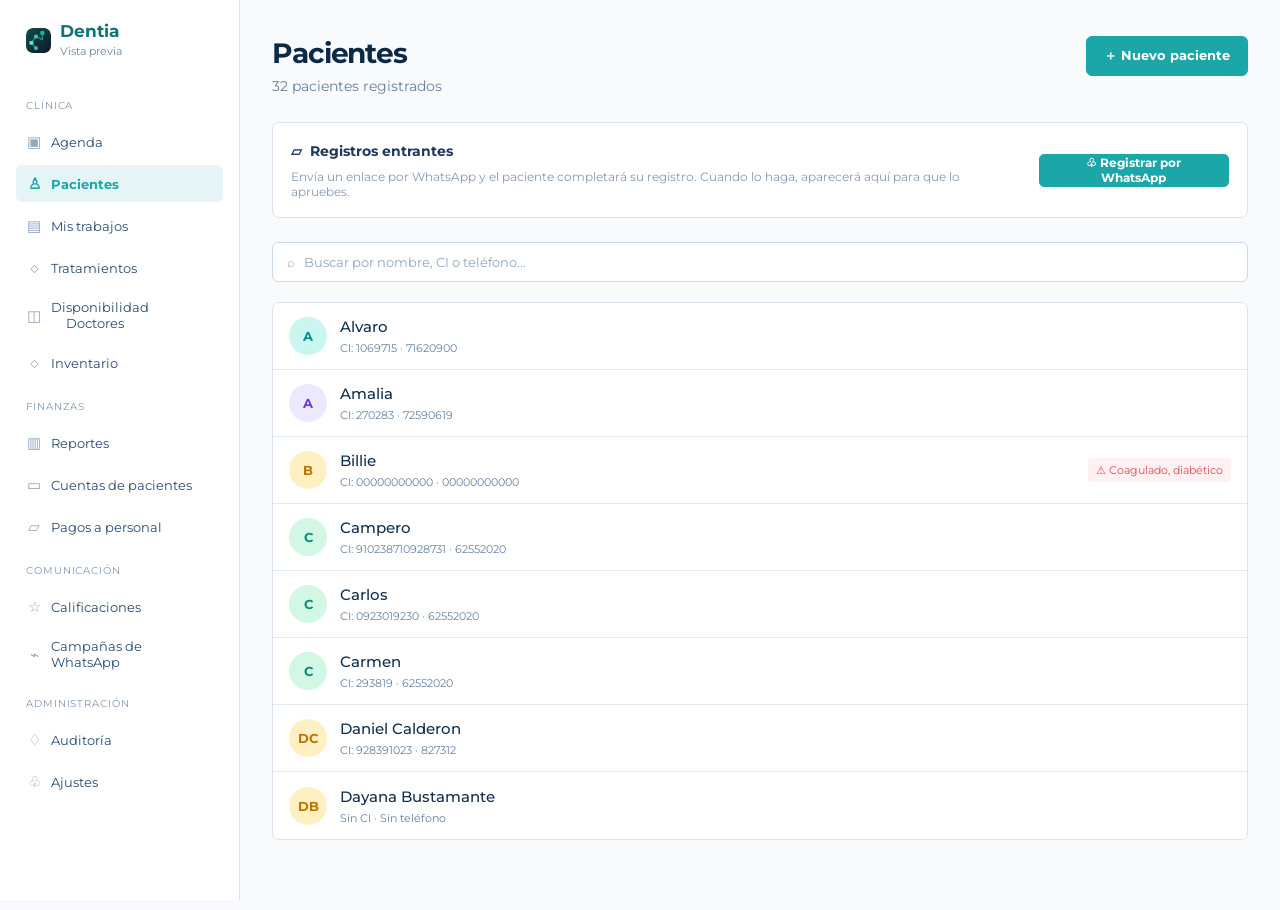
<file: dentia.html>
<!doctype html>
<html lang="es">
  <head>
    <meta charset="UTF-8" />
    <meta name="viewport" content="width=device-width, initial-scale=1" />
    <meta name="theme-color" content="#f7f9fc" />
    <meta name="description" content="Dentia — pacientes, historia clínica y tratamientos para clínicas dentales." />
    <title>Dentia · Pacientes</title>
    <link rel="preconnect" href="https://fonts.googleapis.com" />
    <link rel="preconnect" href="https://fonts.gstatic.com" crossorigin />
    <link href="https://fonts.googleapis.com/css2?family=Montserrat:wght@400;500;600;700;800&display=swap" rel="stylesheet" />
    <link rel="stylesheet" href="dentia.css" />
    <script src="script.js" defer></script>
  </head>
  <body class="dentia-page">
    <a class="dentia-skip-link" href="#dentia-content">Saltar al contenido</a>
    <div class="dentia-app-preview dentia-product-shell">
      <aside class="dentia-sidebar" aria-label="Navegación de Dentia">
        <a class="dentia-sidebar-brand" href="index.html#productos" aria-label="Volver a Leonova">
          <img src="assets/dentia-pwa-icon.svg" alt="" />
          <span><strong>Dentia</strong><small>Vista previa</small></span>
        </a>
        <span class="dentia-sidebar-label">CL&Iacute;NICA</span>
        <button class="dentia-nav-item" type="button" data-dentia-screen="agenda"><i>▣</i> Agenda</button>
        <button class="dentia-nav-item is-current" type="button" data-dentia-screen="patients"><i>♙</i> Pacientes</button>
        <button class="dentia-nav-item" type="button"><i>▤</i> Mis trabajos</button>
        <button class="dentia-nav-item" type="button"><i>◇</i> Tratamientos</button>
        <button class="dentia-nav-item" type="button"><i>◫</i> Disponibilidad<br />&nbsp;&nbsp;&nbsp;&nbsp;&nbsp;Doctores</button>
        <button class="dentia-nav-item" type="button"><i>◇</i> Inventario</button>
        <span class="dentia-sidebar-label">FINANZAS</span>
        <button class="dentia-nav-item" type="button"><i>▥</i> Reportes</button>
        <button class="dentia-nav-item" type="button"><i>▭</i> Cuentas de pacientes</button>
        <button class="dentia-nav-item" type="button"><i>▱</i> Pagos a personal</button>
        <span class="dentia-sidebar-label">COMUNICACI&Oacute;N</span>
        <button class="dentia-nav-item" type="button"><i>☆</i> Calificaciones</button>
        <button class="dentia-nav-item" type="button"><i>⌁</i> Campa&ntilde;as de WhatsApp</button>
        <span class="dentia-sidebar-label">ADMINISTRACI&Oacute;N</span>
        <button class="dentia-nav-item" type="button"><i>♢</i> Auditor&iacute;a</button>
        <button class="dentia-nav-item" type="button"><i>♧</i> Ajustes</button>
      </aside>

      <main class="dentia-main" id="dentia-content">
        <section class="dentia-screen dentia-agenda-screen" data-dentia-screen-panel="agenda" hidden>
          <div class="dentia-heading"><strong>Agenda</strong></div>
          <div class="dentia-search"><span>⌕</span><em>Buscar cita por nombre o CI del paciente...</em><b>Buscar</b></div>
          <div class="dentia-toolbar"><div class="dentia-segmented"><span>D&iacute;a</span><span>Semana</span><strong>Mes</strong></div><i class="dentia-status-dot"></i><span class="dentia-select">Mi Agenda <b>⌄</b></span><span class="dentia-nav-button">‹</span><span class="dentia-today">Hoy</span><span class="dentia-nav-button">›</span><strong class="dentia-month">Octubre De 2026</strong><div class="dentia-actions"><b>＋ Nueva cita</b><span>▤ Imprimir d&iacute;a</span><span>◯ Enviar recordatorios</span></div></div>
          <div class="dentia-filters"><strong>Todos</strong><span><i></i> Pendiente&nbsp;0</span><span><i></i> Confirmada&nbsp;0</span><span><i></i> En sala&nbsp;0</span><span><i></i> En sill&oacute;n&nbsp;0</span><span><i></i> Atendido&nbsp;0</span><span><i></i> No vino&nbsp;0</span></div>
          <div class="dentia-calendar"><div class="dentia-weekdays"><span>LUN</span><span>MAR</span><span>MI&Eacute;</span><span>JUE</span><span>VIE</span><span>S&Aacute;B</span><span>DOM</span></div><div class="dentia-dates"><span class="is-muted">28</span><span class="is-muted">29</span><span class="is-muted">30</span><span>1</span><span>2</span><span>3</span><span>4</span><span>5</span><span>6</span><span>7</span><span>8</span><span>9</span><span>10</span><span>11</span><span>12</span><span>13</span><span>14</span><span>15</span><span>16</span><span>17</span><span>18</span><span>19</span><span class="is-today">20</span><span>21</span><span>22</span><span>23</span><span>24</span><span>25</span><span>26</span><span>27</span><span>28</span><span>29</span><span>30</span><span>31</span><span class="is-muted">1</span><span class="is-muted">2</span><span class="is-muted">3</span><span class="is-muted">4</span><span class="is-muted">5</span><span class="is-muted">6</span><span class="is-muted">7</span><span class="is-muted">8</span></div></div>
        </section>

        <section class="dentia-screen dentia-patients-screen is-active" data-dentia-screen-panel="patients">
          <div class="dentia-patient-list-view">
            <div class="dentia-page-heading"><div><strong>Pacientes</strong><small>32 pacientes registrados</small></div><button class="dentia-primary" type="button">＋ Nuevo paciente</button></div>
            <div class="dentia-incoming"><div><strong>▱ &nbsp;Registros entrantes</strong><p>Env&iacute;a un enlace por WhatsApp y el paciente completar&aacute; su registro. Cuando lo haga, aparecer&aacute; aqu&iacute; para que lo apruebes.</p></div><button type="button">♧ Registrar por WhatsApp</button></div>
            <div class="dentia-patient-search">⌕ &nbsp; Buscar por nombre, CI o tel&eacute;fono...</div>
            <div class="dentia-patient-list">
              <button class="dentia-patient-row" type="button" data-dentia-patient="Alvaro"><span class="dentia-avatar avatar-mint">A</span><span><strong>Alvaro</strong><small>CI: 1069715 &middot; 71620900</small></span></button>
              <button class="dentia-patient-row" type="button" data-dentia-patient="Amalia"><span class="dentia-avatar avatar-lilac">A</span><span><strong>Amalia</strong><small>CI: 270283 &middot; 72590619</small></span></button>
              <button class="dentia-patient-row" type="button" data-dentia-patient="Billie"><span class="dentia-avatar avatar-yellow">B</span><span><strong>Billie</strong><small>CI: 00000000000 &middot; 00000000000</small></span><em>⚠ Coagulado, diab&eacute;tico</em></button>
              <button class="dentia-patient-row" type="button" data-dentia-patient="Campero"><span class="dentia-avatar avatar-green">C</span><span><strong>Campero</strong><small>CI: 910238710928731 &middot; 62552020</small></span></button>
              <button class="dentia-patient-row" type="button" data-dentia-patient="Carlos"><span class="dentia-avatar avatar-green">C</span><span><strong>Carlos</strong><small>CI: 0923019230 &middot; 62552020</small></span></button>
              <button class="dentia-patient-row" type="button" data-dentia-patient="Carmen"><span class="dentia-avatar avatar-green">C</span><span><strong>Carmen</strong><small>CI: 293819 &middot; 62552020</small></span></button>
              <button class="dentia-patient-row" type="button" data-dentia-patient="Daniel Calderon"><span class="dentia-avatar avatar-yellow">DC</span><span><strong>Daniel Calderon</strong><small>CI: 928391023 &middot; 827312</small></span></button>
              <button class="dentia-patient-row" type="button" data-dentia-patient="Dayana Bustamante"><span class="dentia-avatar avatar-yellow">DB</span><span><strong>Dayana Bustamante</strong><small>Sin CI &middot; Sin tel&eacute;fono</small></span></button>
            </div>
          </div>

          <div class="dentia-patient-detail-view" hidden>
            <button class="dentia-back-button" type="button" data-dentia-back>← Volver a pacientes</button>
            <div class="dentia-patient-detail-heading"><div><strong>Amalia <span>29 a&ntilde;os</span></strong><small>CI: 270283 &nbsp;&nbsp; Nac.: 08/07/1997 &nbsp;&nbsp; Tel.: 72590619 &nbsp;&nbsp; Saldo: Bs 399.00</small></div><div class="dentia-detail-actions"><button class="dentia-primary" type="button">▣ Agendar cita</button><button type="button">Imprimir expediente</button><button type="button">Editar datos</button><button class="is-danger" type="button">Eliminar paciente</button></div></div>
            <div class="dentia-detail-tabs"><button class="is-active" type="button" data-dentia-detail-tab="history">Historia cl&iacute;nica</button><button type="button" data-dentia-detail-tab="treatment">Tratamiento</button><button type="button" data-dentia-detail-tab="account">Cuenta</button><button type="button" data-dentia-detail-tab="documents">Documentos</button></div>
            <div class="dentia-detail-panel is-active" data-dentia-detail-panel="history">
              <h5>Antecedentes m&eacute;dicos</h5>
              <div class="dentia-history-card"><div class="dentia-card-toolbar"><strong>Antecedentes m&eacute;dicos</strong><div><button type="button">✈ Solicitar historial</button><button type="button">▤ Imprimir</button><button type="button">✎ Editar</button></div></div><div class="dentia-success-strip">✓ Historial enviado por el paciente y aplicado &middot; 20/07/2026, 01:15 p. m.</div><div class="dentia-history-grid"><div><label>Condiciones</label><b>—</b><label>Medicaci&oacute;n habitual</label><b>—</b><label>Antecedentes familiares</label><b>—</b><label>&Uacute;ltima visita odontol&oacute;gica</label><strong>07/09/23</strong></div><div><label>H&aacute;bitos</label><b>—</b><label>Embarazo / lactancia</label><strong>No aplica</strong><label>Motivo de consulta</label><strong>Extracci&oacute;n</strong></div></div><div class="dentia-signature"><span>Firma del paciente</span><b>Amalia</b></div><small class="dentia-updated">Actualizado por Superadmin &middot; 20/07/2026, 01:15 p. m.</small><div class="dentia-accordion">▱ &nbsp; Anamnesis hist&oacute;rica (sin estructurar) <span>⌄</span></div></div>
              <h5>Odontograma</h5><div class="dentia-toggle"><button class="is-active" type="button" data-dentia-odontogram="adult">Adulto</button><button type="button" data-dentia-odontogram="child">Pedi&aacute;trico</button></div><p class="dentia-instruction">Elige una condici&oacute;n y haz clic en la cara del diente. Para condiciones de diente completo y marcas X, haz clic en el n&uacute;mero o sobre el diente.</p><div class="dentia-condition-tools"><div><label>CARAS</label><span class="is-selected"><i class="red"></i>Caries</span><span><i class="brown"></i>Caries recidivante</span><span><i class="blue"></i>Resina</span><span><i class="slate"></i>Amalgama</span><span><i class="green"></i>Sellante</span><span><i class="orange"></i>Fractura</span><span><i class="ochre"></i>Desgaste / abrasi&oacute;n</span></div><div><label>DIENTE COMPLETO</label><span><i class="gold"></i>Corona</span><span><i class="purple"></i>Endodoncia</span><span><i class="indigo"></i>Perno mu&ntilde;&oacute;n</span><span><i class="cyan"></i>Implante</span><span><i class="magenta"></i>Pr&oacute;tesis</span><span><i class="red"></i>Extracci&oacute;n indicada</span><span><i class="gray"></i>Ausente</span><span><i class="pink"></i>Movilidad</span><span><i class="teal"></i>En erupci&oacute;n / incluido</span></div><div><label>MARCAS X</label><span>✕ Requerido</span><span>✕ Existente</span><span>♧ Nota personalizada</span><span>⌫ Borrar</span></div></div><div class="dentia-odontogram"><div class="dentia-quad-label">Cuadrante 1 <span>Cuadrante 2</span></div><div class="dentia-teeth dentia-teeth-adult"><span>18</span><span>17</span><span>16</span><span class="marked">15</span><span>14</span><span>13</span><span>12</span><span>11</span><span class="highlight">21</span><span>22</span><span>23</span><span>24</span><span>25</span><span>26</span><span>27</span><span>28</span><span>48</span><span>47</span><span>46</span><span>45</span><span>44</span><span>43</span><span>42</span><span>41</span><span>31</span><span>32</span><span>33</span><span>34</span><span>35</span><span>36</span><span>37</span><span>38</span></div><div class="dentia-teeth dentia-teeth-child" hidden><span>55</span><span>54</span><span>53</span><span>52</span><span>51</span><span>61</span><span>62</span><span>63</span><span>64</span><span>65</span><span>85</span><span>84</span><span>83</span><span>82</span><span>81</span><span>71</span><span>72</span><span>73</span><span>74</span><span>75</span></div></div>
              <h5>Evoluci&oacute;n del paciente</h5><div class="dentia-evolution"><article><strong>Dr. G&oacute;mez <small>21/08/2026, 05:11 p. m.</small></strong><p>cambio de piezas</p></article><article><strong>Dr. G&oacute;mez <small>21/08/2026, 05:11 p. m.</small></strong><p>Cambio de resina</p></article><article><strong>Superadmin <small>30/07/2026, 05:39 p. m.</small></strong><p>Se hicieron las carillas dentales</p></article></div>
            </div>
            <div class="dentia-detail-panel" data-dentia-detail-panel="treatment"><h5>Plan de tratamiento</h5><div class="dentia-treatment-form"><label>Trabajo a realizar<input placeholder="Elige del cat&aacute;logo o escribe uno..." /></label><label>Doctor<select><option>— Sin asignar —</option></select></label><label>Precio (Bs)<input value="0.00" /></label><button class="dentia-primary" type="button">Agregar</button></div><div class="dentia-treatment-table"><div class="dentia-table-head"><span>FECHA</span><span>TRABAJO</span><span>DOCTOR</span><span>PRECIO</span></div><div><span>21/07/2026, 17:07</span><strong>Endodoncia unirradicular</strong><span>Paulo Leon</span><b>Bs 2500.00</b></div><div><span>21/07/2026, 17:08</span><strong>Limpieza dental</strong><span>Paulo Leon</span><b>Bs 600.00</b></div><div><span>30/07/2026, 17:38</span><strong>Carillas</strong><span>Paulo Leon</span><b>Bs 3500.00</b></div><div class="dentia-total"><strong>Total</strong><b>Bs 9801.00</b></div></div><h5>Seguimiento del tratamiento</h5><div class="dentia-treatment-followup"><div><strong>Endodoncia unirradicular <small>Bs 2500.00</small></strong><em class="done">Realizado ✓</em></div><div><strong>Limpieza dental <small>Bs 600.00</small></strong><em>Pendiente&nbsp; ✕</em></div><div><strong>Carillas <small>Bs 3500.00</small></strong><em>Pendiente&nbsp; ✕</em></div></div></div>
            <div class="dentia-detail-panel dentia-empty-panel" data-dentia-detail-panel="account"><h5>Cuenta del paciente</h5><div><strong>Saldo actual</strong><b>Bs 399.00</b><p>Los movimientos y pagos del paciente aparecer&aacute;n en este espacio.</p></div></div>
            <div class="dentia-detail-panel dentia-empty-panel" data-dentia-detail-panel="documents"><h5>Documentos</h5><div><strong>Expediente de Amalia</strong><p>Historias, consentimientos y archivos adjuntos organizados en un solo lugar.</p><button type="button">＋ Agregar documento</button></div></div>
          </div>
        </section>
      </main>
    </div>
  </body>
</html>
</file>
<file: dentia.css>
:root {
  --dentia-ink: #0c2948;
  --dentia-text: #294d73;
  --dentia-muted: #7891ae;
  --dentia-teal: #1ba6a8;
  --dentia-line: #d8e3ef;
  --dentia-soft: #f7f9fc;
  --dentia-card: #fff;
  color-scheme: light;
}

* { box-sizing: border-box; }
html { min-width: 320px; background: var(--dentia-soft); }
body { margin: 0; color: var(--dentia-ink); background: var(--dentia-soft); font-family: "Montserrat", "Trebuchet MS", sans-serif; -webkit-font-smoothing: antialiased; }
button, input, select { font: inherit; }
button { cursor: pointer; }
[hidden] { display: none !important; }
.dentia-skip-link { position: fixed; z-index: 20; top: 12px; left: 12px; padding: 10px 14px; color: #fff; background: var(--dentia-ink); transform: translateY(-150%); }.dentia-skip-link:focus { transform: translateY(0); }
.dentia-product-shell { min-height: 100vh; display: grid; grid-template-columns: 240px minmax(0, 1fr); }
.dentia-sidebar { position: sticky; top: 0; height: 100vh; min-width: 0; overflow-y: auto; padding: 23px 16px; display: flex; flex-direction: column; gap: 5px; border-right: 1px solid var(--dentia-line); background: #fff; }
.dentia-sidebar-brand { display: flex; align-items: center; gap: 9px; margin: 0 0 22px; padding: 0 10px; color: #0b7476; text-decoration: none; }.dentia-sidebar-brand img { width: 25px; height: 25px; border-radius: 7px; }.dentia-sidebar-brand span { display: flex; flex-direction: column; gap: 4px; }.dentia-sidebar-brand strong { font-size: 17px; line-height: 1; }.dentia-sidebar-brand small { color: #6d86a2; font-size: 11px; }
.dentia-sidebar-label { margin: 14px 10px 6px; color: #8297b1; font-size: 10px; letter-spacing: .09em; }.dentia-nav-item { width: 100%; min-height: 37px; display: flex; align-items: center; gap: 9px; padding: 8px 10px; border: 0; border-radius: 6px; color: #294c72; background: transparent; font-size: 13px; text-align: left; }.dentia-nav-item i { width: 16px; flex: 0 0 16px; color: #91a7c1; font-size: 15px; font-style: normal; text-align: center; }.dentia-nav-item:hover, .dentia-nav-item:focus-visible { background: #f0f6fa; }.dentia-nav-item.is-current { color: var(--dentia-teal); background: #e5f5f5; font-weight: 700; }.dentia-nav-item.is-current i { color: var(--dentia-teal); }
.dentia-main { min-width: 0; min-height: 100vh; padding: 36px 32px 70px; overflow: auto; background: #f8fafc; }.dentia-screen { min-width: 0; }.dentia-screen[hidden] { display: none; }
.dentia-heading strong { display: block; color: var(--dentia-ink); font-size: 28px; letter-spacing: -.04em; }.dentia-search { height: 40px; margin-top: 28px; display: flex; align-items: center; gap: 10px; overflow: hidden; border: 1px solid #cbd8e8; border-radius: 6px; background: #fff; }.dentia-search > span { padding-left: 13px; color: #8fa5be; font-size: 20px; }.dentia-search em { min-width: 0; flex: 1; overflow: hidden; color: #92a4bd; font-size: 13px; font-style: normal; white-space: nowrap; text-overflow: ellipsis; }.dentia-search b { align-self: stretch; display: grid; place-items: center; padding: 0 17px; color: #fff; background: var(--dentia-teal); font-size: 12px; }
.dentia-toolbar { min-width: 0; margin-top: 16px; display: flex; align-items: center; gap: 8px; white-space: nowrap; }.dentia-segmented { display: flex; overflow: hidden; border-radius: 6px; background: #eaf0f6; }.dentia-segmented > * { padding: 10px 14px; color: #627a96; font-size: 13px; font-weight: 500; }.dentia-segmented strong { color: var(--dentia-teal); background: #fff; }.dentia-status-dot { width: 10px; height: 10px; flex: 0 0 10px; border-radius: 50%; background: #18a9ca; }.dentia-select, .dentia-today, .dentia-nav-button { display: inline-flex; align-items: center; height: 38px; border: 1px solid #cbd8e8; border-radius: 6px; color: #24466c; background: #fff; font-size: 12px; }.dentia-select { min-width: 125px; justify-content: space-between; padding: 0 11px; }.dentia-select b { font-size: 16px; font-weight: 500; }.dentia-nav-button { width: 38px; justify-content: center; font-size: 21px; }.dentia-today { padding: 0 14px; }.dentia-month { margin-left: 7px; color: var(--dentia-ink); font-size: 17px; letter-spacing: -.03em; }.dentia-actions { margin-left: auto; display: flex; align-items: center; gap: 8px; }.dentia-actions > * { display: inline-flex; align-items: center; min-height: 38px; padding: 0 12px; border: 1px solid #cbd8e8; border-radius: 6px; color: #315677; background: #fff; font-size: 11px; font-weight: 500; }.dentia-actions > b { color: #fff; border-color: var(--dentia-teal); background: var(--dentia-teal); }.dentia-actions > span:last-child { color: #159263; border-color: #34ad83; }
.dentia-filters { min-width: 0; margin-top: 14px; display: flex; align-items: center; gap: 6px; overflow: auto; white-space: nowrap; }.dentia-filters > * { display: inline-flex; align-items: center; gap: 5px; min-height: 27px; padding: 0 10px; border: 1px solid #dce5ef; border-radius: 15px; color: #536d8b; background: #fff; font-size: 11px; font-weight: 500; }.dentia-filters > strong { color: #fff; border-color: #17304e; background: #17304e; }.dentia-filters i { width: 7px; height: 7px; border-radius: 50%; background: #9ab0c8; }.dentia-filters > :nth-child(3) i { background: #24a9dc; }.dentia-filters > :nth-child(4) i { background: #f1b734; }.dentia-filters > :nth-child(5) i { background: #855be7; }.dentia-filters > :nth-child(6) i { background: #24b883; }.dentia-filters > :nth-child(7) i { background: #ef697c; }
.dentia-calendar { min-height: 570px; margin-top: 15px; overflow: hidden; border: 1px solid #dbe4ee; border-radius: 8px; background: #fff; }.dentia-weekdays, .dentia-dates { display: grid; grid-template-columns: repeat(7, minmax(0, 1fr)); }.dentia-weekdays { height: 42px; border-bottom: 1px solid #e4ebf2; }.dentia-weekdays span { display: grid; place-items: center; color: #7d96b4; font-size: 11px; font-weight: 600; }.dentia-dates { height: calc(100% - 42px); grid-auto-rows: 1fr; }.dentia-dates > span { padding: 13px 14px; border-right: 1px solid #edf1f5; border-bottom: 1px solid #edf1f5; color: #365676; font-size: 13px; }.dentia-dates > span:nth-child(7n) { border-right: 0; }.dentia-dates > span:nth-last-child(-n + 7) { border-bottom: 0; }.dentia-dates > .is-muted { color: #9aaec5; }.dentia-dates > .is-today { width: 27px; height: 27px; margin: 9px 0 0 8px; display: grid; place-items: center; padding: 0; color: #fff; border: 0; border-radius: 50%; background: var(--dentia-teal); font-weight: 700; }
.dentia-patients-screen { min-height: calc(100vh - 106px); }.dentia-patient-list-view { display: flex; min-height: calc(100vh - 106px); flex-direction: column; }.dentia-page-heading { display: flex; align-items: flex-start; justify-content: space-between; gap: 20px; }.dentia-page-heading strong { display: block; color: var(--dentia-ink); font-size: 28px; letter-spacing: -.04em; }.dentia-page-heading small { display: block; margin-top: 7px; color: #66809e; font-size: 14px; }.dentia-primary { color: #fff !important; border-color: var(--dentia-teal) !important; background: var(--dentia-teal) !important; font-weight: 700 !important; }.dentia-page-heading .dentia-primary { min-height: 40px; padding: 0 17px; border: 1px solid; border-radius: 6px; font-size: 13px; }
.dentia-incoming { min-height: 88px; margin-top: 27px; padding: 18px; display: flex; align-items: center; justify-content: space-between; gap: 20px; border: 1px solid var(--dentia-line); border-radius: 7px; background: #fff; }.dentia-incoming strong { color: #1f3958; font-size: 14px; }.dentia-incoming p { margin: 9px 0 0; color: #849ab5; font-size: 12px; }.dentia-incoming button, .dentia-patient-detail-heading button, .dentia-card-toolbar button, .dentia-empty-panel button { min-height: 33px; padding: 0 13px; border: 1px solid #cbd8e8; border-radius: 5px; color: #284d73; background: #fff; font-size: 12px; }.dentia-incoming button { color: #fff; border-color: var(--dentia-teal); background: var(--dentia-teal); font-weight: 700; }
.dentia-patient-search { height: 40px; margin-top: 24px; display: flex; align-items: center; padding: 0 14px; border: 1px solid #cbd8e8; border-radius: 6px; color: #91a6c0; background: #fff; font-size: 13px; }.dentia-patient-list { min-height: 0; flex: 1; margin-top: 20px; overflow: auto; border: 1px solid var(--dentia-line); border-radius: 7px; background: #fff; }.dentia-patient-row { width: 100%; min-height: 67px; padding: 13px 16px; display: flex; align-items: center; gap: 13px; border: 0; border-bottom: 1px solid #e4ebf3; color: #112f4d; background: #fff; font-family: inherit; text-align: left; }.dentia-patient-row:last-child { border-bottom: 0; }.dentia-patient-row:hover, .dentia-patient-row:focus-visible { background: #f4fbfb; }.dentia-patient-row > span:not(.dentia-avatar) { min-width: 0; display: flex; flex-direction: column; gap: 5px; }.dentia-patient-row strong { font-size: 15px; font-weight: 500; }.dentia-patient-row small { color: #66819f; font-size: 11px; }.dentia-patient-row em { margin-left: auto; padding: 5px 8px; border-radius: 4px; color: #d94e56; background: #fff0f1; font-size: 11px; font-style: normal; white-space: nowrap; }.dentia-avatar { width: 38px; height: 38px; flex: 0 0 38px; display: grid; place-items: center; border-radius: 50%; color: #008e8f; font-size: 13px; font-weight: 700; }.avatar-mint { background: #c9f6ef; }.avatar-lilac { color: #6939d7; background: #eee8ff; }.avatar-yellow { color: #bb7300; background: #fff0c4; }.avatar-green { color: #008e77; background: #d2f7e5; }
.dentia-patient-detail-view { max-width: 1500px; overflow: visible; }.dentia-back-button { margin-bottom: 13px; padding: 0; border: 0; color: #258b99; background: transparent; font-size: 12px; }.dentia-patient-detail-heading { display: flex; align-items: flex-start; justify-content: space-between; gap: 20px; }.dentia-patient-detail-heading > div:first-child strong { display: block; color: var(--dentia-ink); font-size: 28px; letter-spacing: -.04em; }.dentia-patient-detail-heading > div:first-child strong span { color: #8ba0ba; font-size: 20px; }.dentia-patient-detail-heading > div:first-child small { display: block; margin-top: 10px; color: #66809e; font-size: 12px; }.dentia-detail-actions { display: flex; flex-wrap: wrap; justify-content: flex-end; gap: 8px; }.dentia-detail-actions button { min-height: 34px; }.dentia-detail-actions .is-danger { color: #e05259; border-color: #f19aa0; }
.dentia-detail-tabs { margin-top: 25px; display: flex; gap: 32px; border-bottom: 1px solid var(--dentia-line); }.dentia-detail-tabs button { position: relative; min-height: 40px; padding: 0 0 12px; border: 0; color: #476887; background: transparent; font-size: 13px; }.dentia-detail-tabs button.is-active { color: var(--dentia-teal); font-weight: 700; }.dentia-detail-tabs button.is-active::after { position: absolute; right: 0; bottom: -1px; left: 0; height: 2px; content: ""; background: var(--dentia-teal); }.dentia-detail-panel { padding-top: 25px; }.dentia-detail-panel:not(.is-active) { display: none; }.dentia-detail-panel > h5 { margin: 0 0 14px; color: #102d4c; font-size: 19px; letter-spacing: -.03em; }.dentia-detail-panel > h5:not(:first-child) { margin-top: 28px; }
.dentia-history-card, .dentia-empty-panel > div { border: 1px solid var(--dentia-line); border-radius: 7px; background: #fff; }.dentia-card-toolbar { min-height: 54px; padding: 0 16px; display: flex; align-items: center; justify-content: space-between; gap: 10px; }.dentia-card-toolbar > strong { color: #173554; font-size: 15px; }.dentia-card-toolbar > div { display: flex; gap: 7px; }.dentia-card-toolbar button { min-height: 31px; font-size: 11px; }.dentia-success-strip { margin: 0 16px; padding: 10px 12px; color: #16836f; background: #e8fbf5; font-size: 12px; }.dentia-history-grid { padding: 0 16px; display: grid; grid-template-columns: 1fr 1fr; gap: 48px; }.dentia-history-grid > div { display: grid; grid-template-columns: 1fr; }.dentia-history-grid label { margin-top: 14px; color: #7390ad; font-size: 12px; }.dentia-history-grid strong, .dentia-history-grid b { margin-top: 5px; color: #2a4c70; font-size: 13px; font-weight: 500; }.dentia-history-grid b { color: #8ca4bf; }.dentia-signature { margin: 14px 16px 0; display: flex; flex-direction: column; gap: 6px; }.dentia-signature span, .dentia-updated { color: #7390ad; font-size: 12px; }.dentia-signature b { width: 205px; height: 66px; display: grid; place-items: center; border: 1px solid #d4dfeb; border-radius: 6px; color: #18314d; font: italic 34px cursive; }.dentia-updated { display: block; margin: 11px 16px; }.dentia-accordion { margin: 0 16px 14px; padding: 10px 12px; display: flex; justify-content: space-between; border: 1px solid var(--dentia-line); border-radius: 6px; color: #4d6b8e; font-size: 12px; }
.dentia-toggle { display: inline-flex; overflow: hidden; border-radius: 7px; background: #eef3f8; }.dentia-toggle button { min-height: 33px; padding: 0 15px; border: 0; color: #64809e; background: transparent; font-size: 12px; }.dentia-toggle button.is-active { color: #147d88; background: #fff; box-shadow: 0 1px 3px rgba(20,57,90,.12); }.dentia-instruction { margin: 14px 0; color: #64809e; font-size: 12px; line-height: 1.55; }.dentia-condition-tools { padding: 13px 15px; display: grid; gap: 11px; border: 1px solid var(--dentia-line); border-radius: 7px; background: #fbfcfe; }.dentia-condition-tools > div { display: flex; align-items: center; flex-wrap: wrap; gap: 6px; }.dentia-condition-tools label { width: 100%; color: #7891ae; font-size: 10px; letter-spacing: .08em; }.dentia-condition-tools span { display: inline-flex; align-items: center; gap: 6px; min-height: 31px; padding: 0 10px; border: 1px solid var(--dentia-line); border-radius: 6px; color: #2d5074; background: #fff; font-size: 11px; }.dentia-condition-tools span.is-selected { border-color: var(--dentia-teal); background: #eefbfb; }.dentia-condition-tools i { width: 13px; height: 13px; border-radius: 2px; background: #9aaec3; }.dentia-condition-tools i.red { background: #ef3f4e; }.dentia-condition-tools i.brown { background: #773817; }.dentia-condition-tools i.blue { background: #3e82eb; }.dentia-condition-tools i.slate { background: #667a94; }.dentia-condition-tools i.green { background: #35bf72; }.dentia-condition-tools i.orange { background: #fa741f; }.dentia-condition-tools i.ochre { background: #a66e11; }.dentia-condition-tools i.gold { background: #e7b222; }.dentia-condition-tools i.purple { background: #a451ef; }.dentia-condition-tools i.indigo { background: #6264e6; }.dentia-condition-tools i.cyan { background: #20abc0; }.dentia-condition-tools i.magenta { background: #c53be3; }.dentia-condition-tools i.gray { background: #9aaabd; }.dentia-condition-tools i.pink { background: #df4190; }.dentia-condition-tools i.teal { background: #259a96; }
.dentia-odontogram { margin-top: 13px; padding: 25px 20px 18px; border: 1px solid var(--dentia-line); border-radius: 8px; background: #fff; }.dentia-quad-label { margin-bottom: 14px; display: flex; justify-content: space-between; color: #7891ae; font-size: 11px; }.dentia-teeth { display: grid; grid-template-columns: repeat(16, minmax(22px, 1fr)); gap: 8px; }.dentia-teeth span { position: relative; min-height: 48px; display: grid; place-items: end center; color: #416181; font-size: 11px; }.dentia-teeth span::before { position: absolute; top: 0; left: 50%; width: 36px; height: 36px; content: ""; border: 1px solid #7189a5; border-radius: 9px; background: linear-gradient(45deg, transparent 48%, #b2c1d0 49% 51%, transparent 52%), linear-gradient(-45deg, transparent 48%, #b2c1d0 49% 51%, transparent 52%), #fff; transform: translateX(-50%); }.dentia-teeth span:nth-child(n + 9)::before { border-radius: 50%; }.dentia-teeth span.marked::before { background: linear-gradient(180deg, #ef3f4e 0 42%, #fff 43%); }.dentia-teeth span.highlight::before { border: 2px solid #e7b222; box-shadow: 0 0 0 2px rgba(231,178,34,.18); }.dentia-teeth-child { grid-template-columns: repeat(10, minmax(24px, 1fr)); max-width: 700px; }
.dentia-evolution { overflow: hidden; border: 1px solid var(--dentia-line); border-radius: 7px; background: #fff; }.dentia-evolution article { padding: 14px 17px; border-bottom: 1px solid #e5ebf2; }.dentia-evolution article:last-child { border-bottom: 0; }.dentia-evolution strong { color: #294d73; font-size: 12px; }.dentia-evolution small { margin-left: 9px; color: #7892ae; font-weight: 400; }.dentia-evolution p { margin: 8px 0 0; color: #2d4f73; font-size: 12px; }
.dentia-treatment-form { padding: 15px; display: grid; grid-template-columns: minmax(0,1fr) 180px 120px auto; align-items: end; gap: 10px; border: 1px solid var(--dentia-line); border-radius: 7px; background: #fff; }.dentia-treatment-form label { display: flex; flex-direction: column; gap: 6px; color: #7891ae; font-size: 11px; }.dentia-treatment-form input, .dentia-treatment-form select { min-width: 0; height: 36px; padding: 0 10px; border: 1px solid #cbd8e8; border-radius: 5px; color: #7d96b3; background: #fff; font-size: 12px; }.dentia-treatment-form button { min-height: 36px; border: 1px solid var(--dentia-teal); border-radius: 5px; }.dentia-treatment-table { margin-top: 18px; overflow: hidden; border: 1px solid var(--dentia-line); border-radius: 7px; background: #fff; }.dentia-table-head, .dentia-treatment-table > div:not(.dentia-total) { min-height: 43px; padding: 0 16px; display: grid; grid-template-columns: 175px minmax(0,1fr) 150px 115px; align-items: center; gap: 10px; border-bottom: 1px solid #e5ebf2; }.dentia-table-head { color: #7891ae; background: #fbfcfe; font-size: 10px; }.dentia-treatment-table > div:not(.dentia-total) { color: #406180; font-size: 12px; }.dentia-treatment-table strong { color: #153554; font-size: 13px; }.dentia-treatment-table b { color: #406180; font-size: 12px; font-weight: 500; }.dentia-total { min-height: 48px; padding: 0 16px; display: flex; align-items: center; justify-content: space-between; color: #102e4c; font-size: 13px; }.dentia-treatment-followup { overflow: hidden; border: 1px solid var(--dentia-line); border-radius: 7px; background: #fff; }.dentia-treatment-followup > div { min-height: 52px; padding: 0 16px; display: flex; align-items: center; justify-content: space-between; border-bottom: 1px solid #e5ebf2; }.dentia-treatment-followup > div:last-child { border-bottom: 0; }.dentia-treatment-followup strong { color: #143554; font-size: 13px; }.dentia-treatment-followup small { margin-left: 8px; color: #8aa0b9; font-weight: 400; }.dentia-treatment-followup em { color: #8499b1; font-size: 12px; font-style: normal; }.dentia-treatment-followup em.done { color: #22a477; }
.dentia-empty-panel > div { min-height: 160px; padding: 25px; }.dentia-empty-panel strong { display: block; color: #173654; font-size: 16px; }.dentia-empty-panel b { display: block; margin-top: 15px; color: var(--dentia-teal); font-size: 24px; }.dentia-empty-panel p { color: #6f89a5; font-size: 13px; }.dentia-empty-panel button { margin-top: 7px; }

@media (max-width: 1000px) {
  .dentia-product-shell { grid-template-columns: 190px minmax(0, 1fr); }.dentia-main { padding: 28px 22px 50px; }.dentia-sidebar { padding-inline: 10px; }.dentia-sidebar-brand { padding-inline: 7px; }.dentia-nav-item { font-size: 11px; }.dentia-toolbar { flex-wrap: wrap; }.dentia-actions { margin-left: 0; }.dentia-patient-detail-heading { display: block; }.dentia-detail-actions { justify-content: flex-start; margin-top: 16px; }.dentia-treatment-form { grid-template-columns: minmax(0,1fr) 150px 100px auto; }.dentia-teeth { gap: 5px; }.dentia-teeth span::before { width: 30px; height: 30px; }
}
@media (max-width: 680px) {
  .dentia-product-shell { display: block; }.dentia-sidebar { position: static; height: auto; min-height: 0; padding: 13px 12px; display: grid; grid-template-columns: repeat(6, minmax(0, 1fr)); gap: 4px; }.dentia-sidebar-brand { grid-column: 1 / -1; margin-bottom: 4px; padding-inline: 3px; }.dentia-sidebar-label { display: none; }.dentia-nav-item { min-height: 35px; justify-content: center; padding: 5px 2px; font-size: 0; }.dentia-nav-item i { width: auto; flex-basis: auto; font-size: 16px; }.dentia-main { min-height: calc(100vh - 88px); padding: 20px 12px 40px; }.dentia-page-heading { display: block; }.dentia-page-heading strong, .dentia-heading strong { font-size: 23px; }.dentia-page-heading .dentia-primary { margin-top: 11px; min-height: 35px; font-size: 11px; }.dentia-incoming { display: block; margin-top: 18px; padding: 13px; }.dentia-incoming p { font-size: 10px; }.dentia-incoming button { margin-top: 10px; font-size: 10px; }.dentia-patient-search { height: 36px; margin-top: 13px; font-size: 10px; }.dentia-patient-list { margin-top: 12px; }.dentia-patient-row { min-height: 58px; padding: 9px 10px; }.dentia-patient-row strong { font-size: 12px; }.dentia-patient-row small { font-size: 9px; }.dentia-patient-row em { display: none; }.dentia-toolbar { gap: 5px; }.dentia-actions { display: none; }.dentia-month { font-size: 14px; }.dentia-calendar { min-height: 420px; }.dentia-dates > span { padding: 9px 7px; font-size: 10px; }.dentia-weekdays { height: 32px; }.dentia-weekdays span { font-size: 8px; }.dentia-dates { height: calc(100% - 32px); }.dentia-dates > .is-today { width: 22px; height: 22px; margin: 7px 0 0 4px; }.dentia-patient-detail-heading > div:first-child strong { font-size: 22px; }.dentia-patient-detail-heading > div:first-child strong span { font-size: 16px; }.dentia-patient-detail-heading > div:first-child small { font-size: 9px; line-height: 1.7; }.dentia-detail-actions { gap: 5px; }.dentia-detail-actions button { min-height: 29px; padding-inline: 8px; font-size: 9px; }.dentia-detail-tabs { gap: 17px; overflow-x: auto; }.dentia-detail-tabs button { flex: 0 0 auto; font-size: 10px; }.dentia-history-grid { gap: 16px; }.dentia-card-toolbar > div { display: none; }.dentia-condition-tools span { font-size: 9px; }.dentia-teeth { grid-template-columns: repeat(8, minmax(20px, 1fr)); }.dentia-teeth-child { grid-template-columns: repeat(5, minmax(25px, 1fr)); }.dentia-treatment-form { grid-template-columns: 1fr 1fr; }.dentia-treatment-form label:first-child { grid-column: 1 / -1; }.dentia-table-head, .dentia-treatment-table > div:not(.dentia-total) { grid-template-columns: 100px minmax(0,1fr) 75px 70px; padding-inline: 8px; gap: 4px; font-size: 8px; }.dentia-treatment-table > div:not(.dentia-total), .dentia-treatment-table strong, .dentia-treatment-table b { font-size: 8px; }.dentia-treatment-followup > div { padding-inline: 9px; }.dentia-treatment-followup strong, .dentia-treatment-followup em { font-size: 9px; }.dentia-treatment-followup small { display: none; }
}
</file>
